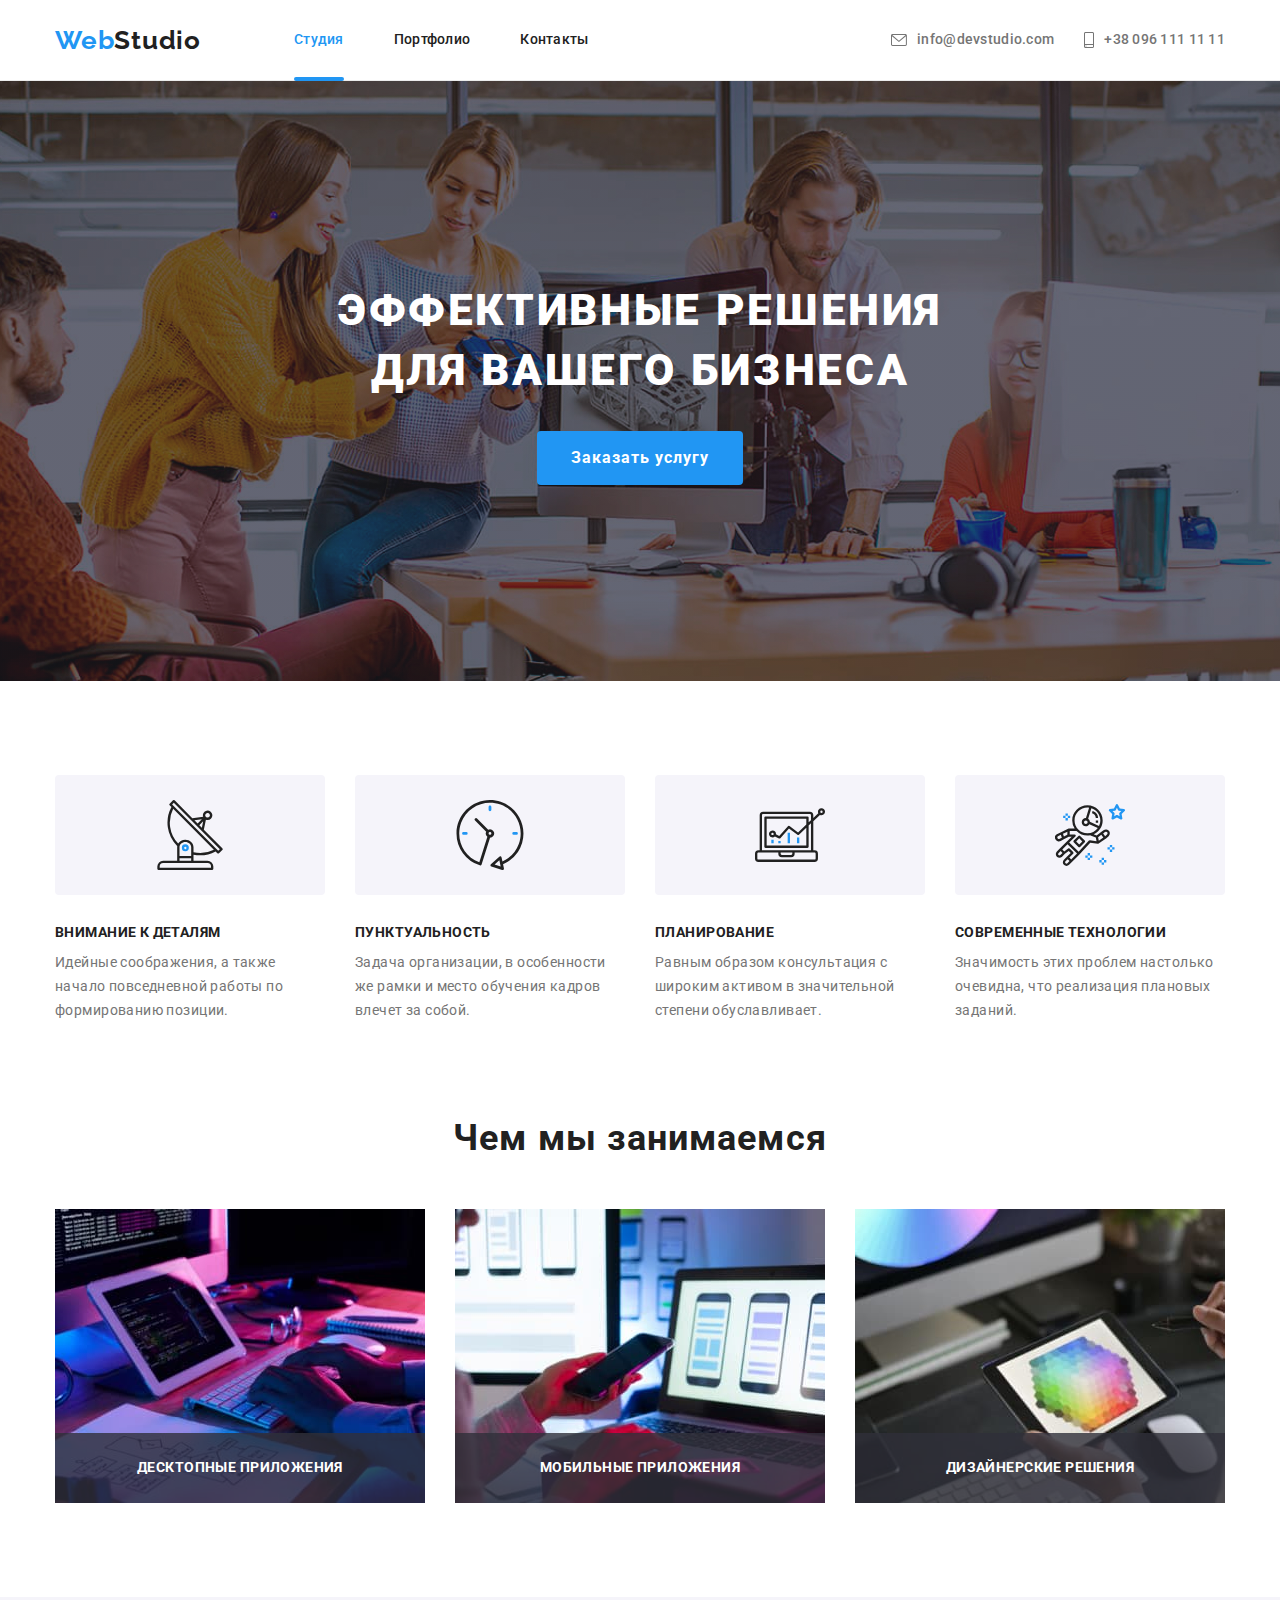
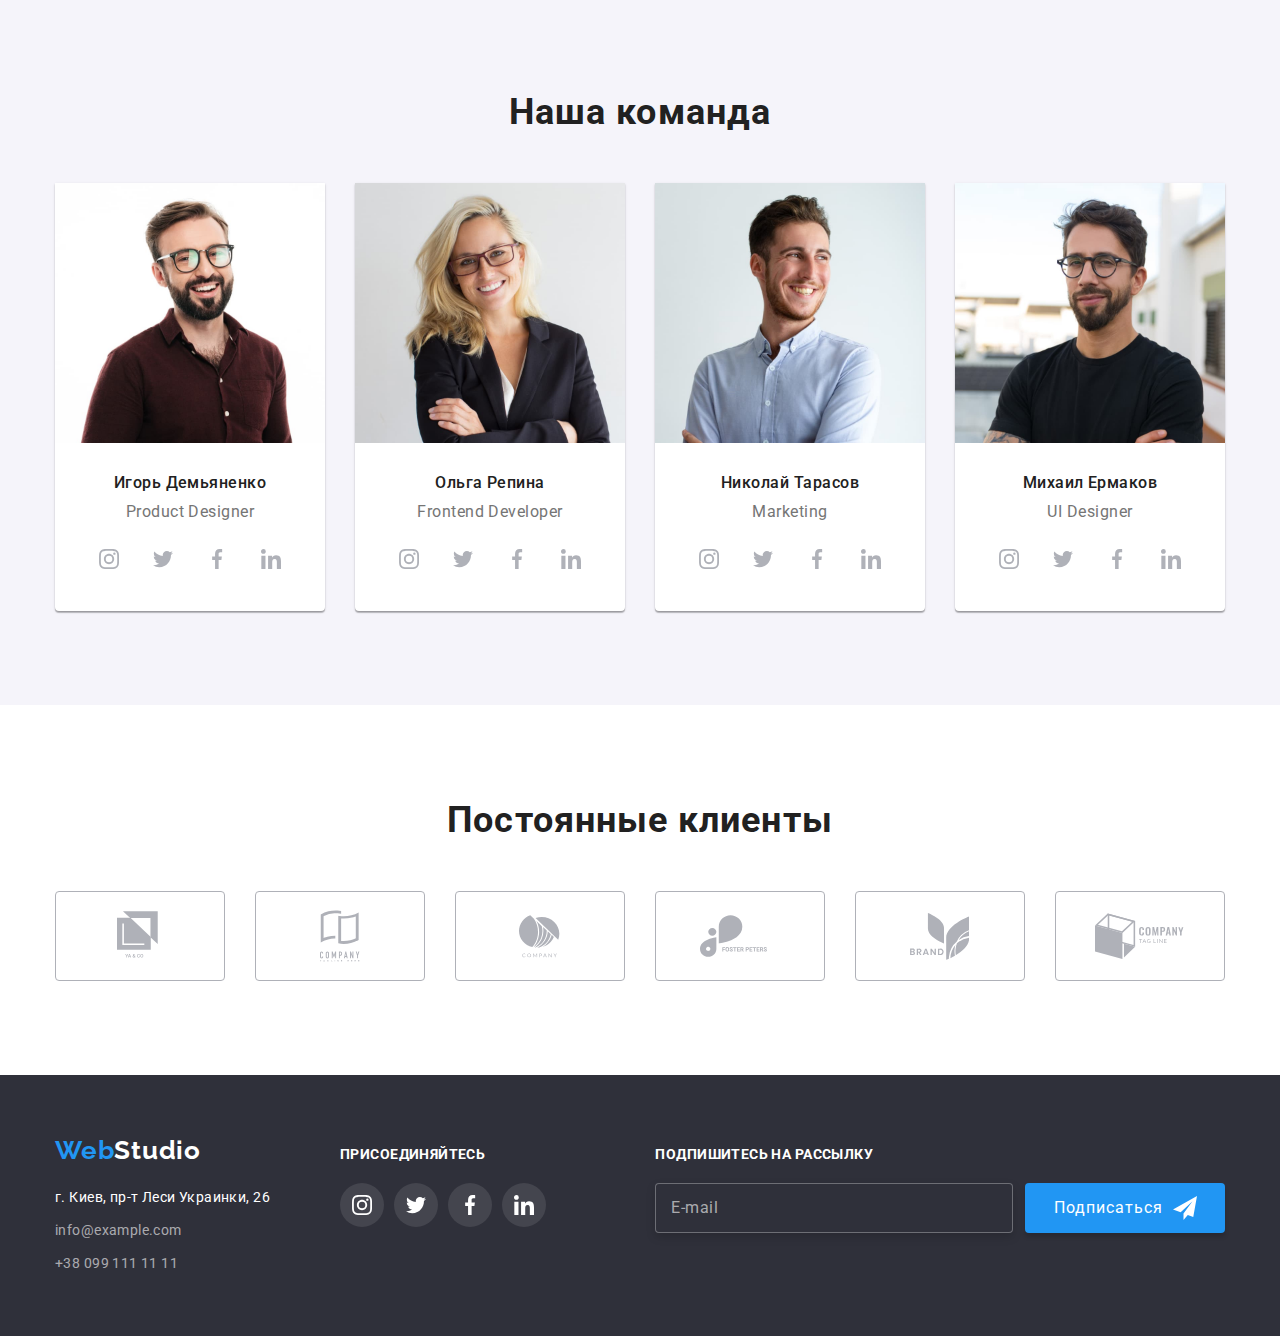
<file: index.html>
<!DOCTYPE html>
<html lang="ru">
  <head>
    <meta charset="UTF-8" />
    <meta name="viewport" content="width=device-width, initial-scale=1.0" />
    <meta name="description" content="Сайт WebStudio" />
    <title>WebStudio - Company Website</title>
    <link
      href="https://fonts.googleapis.com/css2?family=Raleway:wght@700&family=Roboto:wght@400;500;700;900&display=swap"
      rel="stylesheet"
    />
    <link
      rel="stylesheet"
      href="https://cdnjs.cloudflare.com/ajax/libs/modern-normalize/1.0.0/modern-normalize.min.css"
    />
    <link rel="stylesheet" href="./css/main.min.css" />
  </head>
  <body>
    <!-- !Шапка сайта -->
    <header class="header">
      <div class="container">
        <!-- Общий flex-контейнер для всего header -->
        <div class="header-flex">
          <nav class="nav">
            <!-- Логотип -->
            <a class="logo" href="./index.html"
              >Web<span class="logo__studio-black">Studio</span></a
            >

            <!-- Меню -->
            <ul class="nav__list">
              <li class="nav__list-item">
                <a href="./index.html" class="nav__link nav__link--active">Студия</a>
              </li>
              <li class="nav__list-item">
                <a href="./portfolio.html" class="nav__link">Портфолио</a>
              </li>
              <li class="nav__list-item">
                <a href="#" class="nav__link">Контакты</a>
              </li>
            </ul>
          </nav>

          <!-- Контакты - блок с емейлом и номером телефона -->
          <div class="contacts">
            <a class="contacts__link" href="mailto:info@devstudio.com">
              <svg class="contacts__icon" width="16" height="12">
                <use href="./images/symbols.svg#icon-envelope"></use>
              </svg>
              info@devstudio.com
            </a>

            <a class="contacts__link" href="tel:+380961111111">
              <svg class="contacts__icon" width="10" height="16">
                <use href="./images/symbols.svg#icon-tel"></use>
              </svg>
              +38 096 111 11 11
            </a>
          </div>
        </div>
      </div>
    </header>

    <!-- !Основной контент сайта -->
    <main>
      <!-- !Секция Герой -->
      <section class="hero">
        <div class="hero-container hero-container--size">
          <h1 class="hero__title">
            Эффективные решения <br />
            для вашего бизнеса
          </h1>

          <!-- Кнопка окрытия модального окна -->
          <button class="hero__open-btn" type="button" data-modal-open>Заказать услугу</button>

          <!-- Модальное окно -->
          <div class="backdrop is-hidden backdrop--pos-size" data-modal>
            <div class="modal modal--pos-size">
              <!-- Кнопка закрытия модального окна -->
              <button class="modal__closed-btn" type="button" data-modal-close>
                <svg class="modal__closed-svg" width="11" height="11">
                  <use href="./images/symbols.svg#icon-closed-pointer"></use>
                </svg>
              </button>

              <!-- Form на модалке -->
              <form class="form-field">
                <!-- Титул Модального окна -->
                <b class="form-field__title">Оставьте свои данные, мы вам перезвоним</b>

                <div class="form-block form-block--mb" role="group">
                  <label class="form-block__label" for="name">Имя</label>
                  <input
                    class="form-block__input"
                    type="text"
                    name="name"
                    id="name"
                    placeholder=" "
                  />
                  <svg class="form-block__svg" width="18" height="18">
                    <use href="./images/symbols.svg#icon-person-modal"></use>
                  </svg>
                </div>

                <div class="form-block form-block--mb" role="group">
                  <label class="form-block__label" for="tel">Телефон</label>
                  <input class="form-block__input" type="tel" name="tel" id="tel" placeholder=" " />
                  <svg class="form-block__svg" width="18" height="18">
                    <use href="./images/symbols.svg#icon-phone-modal"></use>
                  </svg>
                </div>

                <div class="form-block form-block--mb" role="group">
                  <label class="form-block__label" for="e-mail">Почта</label>
                  <input
                    class="form-block__input"
                    type="email"
                    name="email"
                    id="e-mail"
                    placeholder=" "
                  />
                  <svg class="form-block__svg" width="18" height="18">
                    <use href="./images/symbols.svg#icon-email-modal"></use>
                  </svg>
                </div>

                <!-- Поле textarea -->
                <div class="form-textarea form-textarea--mb" role="group">
                  <label class="form-textarea__label-comment" for="comment">Комментарий</label>
                  <textarea
                    class="form-textarea__textarea"
                    name="comment"
                    id="comment"
                    placeholder=" "
                  ></textarea>
                  <label class="form-textarea__label-placeholder" for="comment"
                    >Введите текст</label
                  >
                </div>

                <!-- Кастомный чекбокс -->
                <div class="form-policy form-policy--mb" role="group">
                  <label class="form-policy__label">
                    <input class="form-policy__checkbox" type="checkbox" name="policy" />
                    <span class="form-policy__icon-check"
                      >Соглашаюсь с рассылкой и принимаю &nbsp;
                      <a class="form-policy__contract-terms" href="#">Условия договора</a></span
                    >
                  </label>
                </div>

                <!-- Кнопка отправки формы -->
                <button class="btn-send btn-send--size" type="submit">Отправить</button>
              </form>
              <!--  -->
            </div>
          </div>
        </div>
      </section>
      <!-- !Наши преимущества -->
      <section class="advantages advantages--ptb">
        <div class="container">
          <!-- Данный Заголовок "h2" тут необязателен, но для семантики будет полезен. Скроем его. -->
          <h2 class="title-hidden">Наши преимущества</h2>

          <ul class="advantages-list">
            <li class="advantages-list__item">
              <div class="advantages-list__box">
                <svg width="70" height="70">
                  <use href="./images/symbols.svg#icon-antenna"></use>
                </svg>
              </div>
              <h3 class="advantages-list__title">Внимание к деталям</h3>
              <p class="advantages-list__text">
                Идейные соображения, а также начало повседневной работы по формированию позиции.
              </p>
            </li>
            <li class="advantages-list__item">
              <div class="advantages-list__box">
                <svg width="70" height="70">
                  <use href="./images/symbols.svg#icon-clock"></use>
                </svg>
              </div>
              <h3 class="advantages-list__title">Пунктуальность</h3>
              <p class="advantages-list__text">
                Задача организации, в особенности же рамки и место обучения кадров влечет за собой.
              </p>
            </li>
            <li class="advantages-list__item">
              <div class="advantages-list__box">
                <svg width="70" height="70">
                  <use href="./images/symbols.svg#icon-diagram"></use>
                </svg>
              </div>
              <h3 class="advantages-list__title">Планирование</h3>
              <p class="advantages-list__text">
                Равным образом консультация с широким активом в значительной степени обуславливает.
              </p>
            </li>
            <li class="advantages-list__item">
              <div class="advantages-list__box">
                <svg width="70" height="70">
                  <use href="./images/symbols.svg#icon-astronaut"></use>
                </svg>
              </div>
              <h3 class="advantages-list__title">Современные технологии</h3>
              <p class="advantages-list__text">
                Значимость этих проблем настолько очевидна, что реализация плановых заданий.
              </p>
            </li>
          </ul>
        </div>
      </section>

      <!-- !Чем мы занимаемся -->
      <section class="work work--pb">
        <div class="container">
          <h2 class="section-title section-title--mb">Чем мы занимаемся</h2>

          <ul class="work-list">
            <li class="work-list__item">
              <img
                src="./images/img_1.jpg"
                alt="Набор кода используя планшет"
                width="370"
                height="294"
              />

              <!-- *Блок для позиционирования -->
              <div class="work-list__position-block">
                <p class="work-list__position-text">Десктопные приложения</p>
              </div>
            </li>
            <li class="work-list__item">
              <img
                src="./images/img_2.jpg"
                alt="Макет дизайна рабочего стола мобильного телефона"
                width="370"
                height="294"
              />

              <!-- *Блок позиционирования -->
              <div class="work-list__position-block">
                <p class="work-list__position-text">Мобильные приложения</p>
              </div>
            </li>
            <li class="work-list__item">
              <img
                src="./images/img_3.jpg"
                alt="Цветовая палитра на экране планшета"
                width="370"
                height="294"
              />

              <!-- *Блок позиционирования -->
              <div class="work-list__position-block">
                <p class="work-list__position-text">Дизайнерские решения</p>
              </div>
            </li>
          </ul>
        </div>
      </section>

      <!-- !Секция команда -->
      <section class="team team--ptb">
        <div class="container">
          <h2 class="section-title section-title--mb">Наша команда</h2>

          <ul class="team-list">
            <li class="team-list__item">
              <img
                class="team-list__img"
                src="./images/photo_1.jpg"
                alt="Игорь Демьяненко"
                width="270"
                height="260"
              />
              <h3 class="team-list__title">Игорь Демьяненко</h3>
              <p class="team-list__text" lang="en">Product Designer</p>
              <div class="team-list__social-block">
                <a class="team-list__social-link" href="https://www.instagram.com">
                  <svg width="20" height="20">
                    <use href="./images/symbols.svg#icon-instagram"></use>
                  </svg>
                </a>
                <a class="team-list__social-link" href="https://twitter.com">
                  <svg width="20" height="20">
                    <use href="./images/symbols.svg#icon-twitter"></use>
                  </svg>
                </a>
                <a class="team-list__social-link" href="https://www.facebook.com">
                  <svg width="20" height="20">
                    <use href="./images/symbols.svg#icon-facebook"></use>
                  </svg>
                </a>
                <a class="team-list__social-link" href="https://www.linkedin.com">
                  <svg width="20" height="20">
                    <use href="./images/symbols.svg#icon-linkedin"></use>
                  </svg>
                </a>
              </div>
            </li>

            <li class="team-list__item">
              <img
                class="team-list__img"
                src="./images/photo_2.jpg"
                alt="Ольга Репина"
                width="270"
                height="260"
              />
              <h3 class="team-list__title">Ольга Репина</h3>
              <p class="team-list__text" lang="en">Frontend Developer</p>
              <div class="team-list__social-block">
                <a class="team-list__social-link" href="https://www.instagram.com">
                  <svg width="20" height="20">
                    <use href="./images/symbols.svg#icon-instagram"></use>
                  </svg>
                </a>
                <a class="team-list__social-link" href="https://twitter.com">
                  <svg width="20" height="20">
                    <use href="./images/symbols.svg#icon-twitter"></use>
                  </svg>
                </a>
                <a class="team-list__social-link" href="https://www.facebook.com">
                  <svg width="20" height="20">
                    <use href="./images/symbols.svg#icon-facebook"></use>
                  </svg>
                </a>
                <a class="team-list__social-link" href="https://www.linkedin.com">
                  <svg width="20" height="20">
                    <use href="./images/symbols.svg#icon-linkedin"></use>
                  </svg>
                </a>
              </div>
            </li>

            <li class="team-list__item">
              <img
                class="team-list__img"
                src="./images/photo_3.jpg"
                alt="Николай Тарасов"
                width="270"
                height="260"
              />
              <h3 class="team-list__title">Николай Тарасов</h3>
              <p class="team-list__text" lang="en">Marketing</p>
              <div class="team-list__social-block">
                <a class="team-list__social-link" href="https://www.instagram.com">
                  <svg width="20" height="20">
                    <use href="./images/symbols.svg#icon-instagram"></use>
                  </svg>
                </a>
                <a class="team-list__social-link" href="https://twitter.com">
                  <svg width="20" height="20">
                    <use href="./images/symbols.svg#icon-twitter"></use>
                  </svg>
                </a>
                <a class="team-list__social-link" href="https://www.facebook.com">
                  <svg width="20" height="20">
                    <use href="./images/symbols.svg#icon-facebook"></use>
                  </svg>
                </a>
                <a class="team-list__social-link" href="https://www.linkedin.com">
                  <svg width="20" height="20">
                    <use href="./images/symbols.svg#icon-linkedin"></use>
                  </svg>
                </a>
              </div>
            </li>

            <li class="team-list__item">
              <img
                class="team-list__img"
                src="./images/photo_4.jpg"
                alt="Михаил Ермаков"
                width="270"
                height="260"
              />
              <h3 class="team-list__title">Михаил Ермаков</h3>
              <p class="team-list__text" lang="en">UI Designer</p>
              <div class="team-list__social-block">
                <a class="team-list__social-link" href="https://www.instagram.com">
                  <svg width="20" height="20">
                    <use href="./images/symbols.svg#icon-instagram"></use>
                  </svg>
                </a>
                <a class="team-list__social-link" href="https://twitter.com">
                  <svg width="20" height="20">
                    <use href="./images/symbols.svg#icon-twitter"></use>
                  </svg>
                </a>
                <a class="team-list__social-link" href="https://www.facebook.com">
                  <svg width="20" height="20">
                    <use href="./images/symbols.svg#icon-facebook"></use>
                  </svg>
                </a>
                <a class="team-list__social-link" href="https://www.linkedin.com">
                  <svg width="20" height="20">
                    <use href="./images/symbols.svg#icon-linkedin"></use>
                  </svg>
                </a>
              </div>
            </li>
          </ul>
        </div>
      </section>

      <!-- !Постоянные клиенты -->
      <section class="clients clients--ptb">
        <div class="container">
          <h2 class="section-title section-title--mb">Постоянные клиенты</h2>

          <div class="clients-block">
            <a class="clients-block__link" href="#">
              <svg width="45" height="50">
                <use href="./images/symbols.svg#icon-logo-1"></use>
              </svg>
            </a>
            <a class="clients-block__link" href="#">
              <svg width="40" height="52">
                <use href="./images/symbols.svg#icon-logo-2"></use>
              </svg>
            </a>
            <a class="clients-block__link" href="#">
              <svg width="41" height="43">
                <use href="./images/symbols.svg#icon-logo-3"></use>
              </svg>
            </a>
            <a class="clients-block__link" href="#">
              <svg width="80" height="43">
                <use href="./images/symbols.svg#icon-logo-4"></use>
              </svg>
            </a>
            <a class="clients-block__link" href="#">
              <svg width="59" height="47">
                <use href="./images/symbols.svg#icon-logo-5"></use>
              </svg>
            </a>
            <a class="clients-block__link" href="#">
              <svg width="89" height="49">
                <use href="./images/symbols.svg#icon-logo-6"></use>
              </svg>
            </a>
          </div>
        </div>
      </section>
    </main>

    <!-- !Footer сайта -->
    <footer class="footer footer--ptb">
      <div class="container">
        <!-- Общий flex-контейнер для всего Footer -->
        <div class="footer-flex">
          <!-- блок Логотип + адрес + эмейл + телефон -->
          <div class="footer-address footer-address--box">
            <a href="./index.html" class="logo"
              >Web<span class="logo__studio-white">Studio</span></a
            >
            <address class="address address--box">
              <span class="address__map">г. Киев, пр-т Леси Украинки, 26</span> <br />
              <a class="address__link" href="mailto:info@example.com">info@example.com</a>
              <br />
              <a class="address__link" href="tel:+380991111111">+38 099 111 11 11</a> <br />
            </address>
          </div>

          <!-- блок "присоединяйтесь" к соц сетям -->
          <div class="footer-social">
            <b class="footer-title footer-title--mb">присоединяйтесь</b>
            <div class="social-block">
              <a class="social-block__social-link" href="https://www.instagram.com">
                <svg width="20" height="20">
                  <use href="./images/symbols.svg#icon-instagram"></use>
                </svg>
              </a>
              <a class="social-block__social-link" href="https://twitter.com">
                <svg width="20" height="20">
                  <use href="./images/symbols.svg#icon-twitter"></use>
                </svg>
              </a>
              <a class="social-block__social-link" href="https://www.facebook.com">
                <svg width="20" height="20">
                  <use href="./images/symbols.svg#icon-facebook"></use>
                </svg>
              </a>
              <a class="social-block__social-link" href="https://www.linkedin.com">
                <svg width="20" height="20">
                  <use href="./images/symbols.svg#icon-linkedin"></use>
                </svg>
              </a>
            </div>
          </div>

          <!-- Блок Подпишитесь на рассылку -->
          <div class="subscribe">
            <b class="footer-title footer-title--mb">Подпишитесь на рассылку</b>
            <!-- Форма отправки e-mail -->
            <form class="subscribe__form">
              <input
                class="subscribe__form-input"
                type="email"
                name="email"
                id="email"
                placeholder=" "
              />
              <label class="subscribe__form-label" for="email">E-mail</label>

              <!-- Кнопка "Подписаться" -->
              <button class="subscribe__form-btn" type="submit">
                Подписаться
                <svg class="subscribe__svg" width="24" height="24">
                  <use href="./images/symbols.svg#icon-send"></use>
                </svg>
              </button>
            </form>
          </div>
        </div>
      </div>
    </footer>

    <script src="./js/modal.js"></script>
  </body>
</html>
</file>
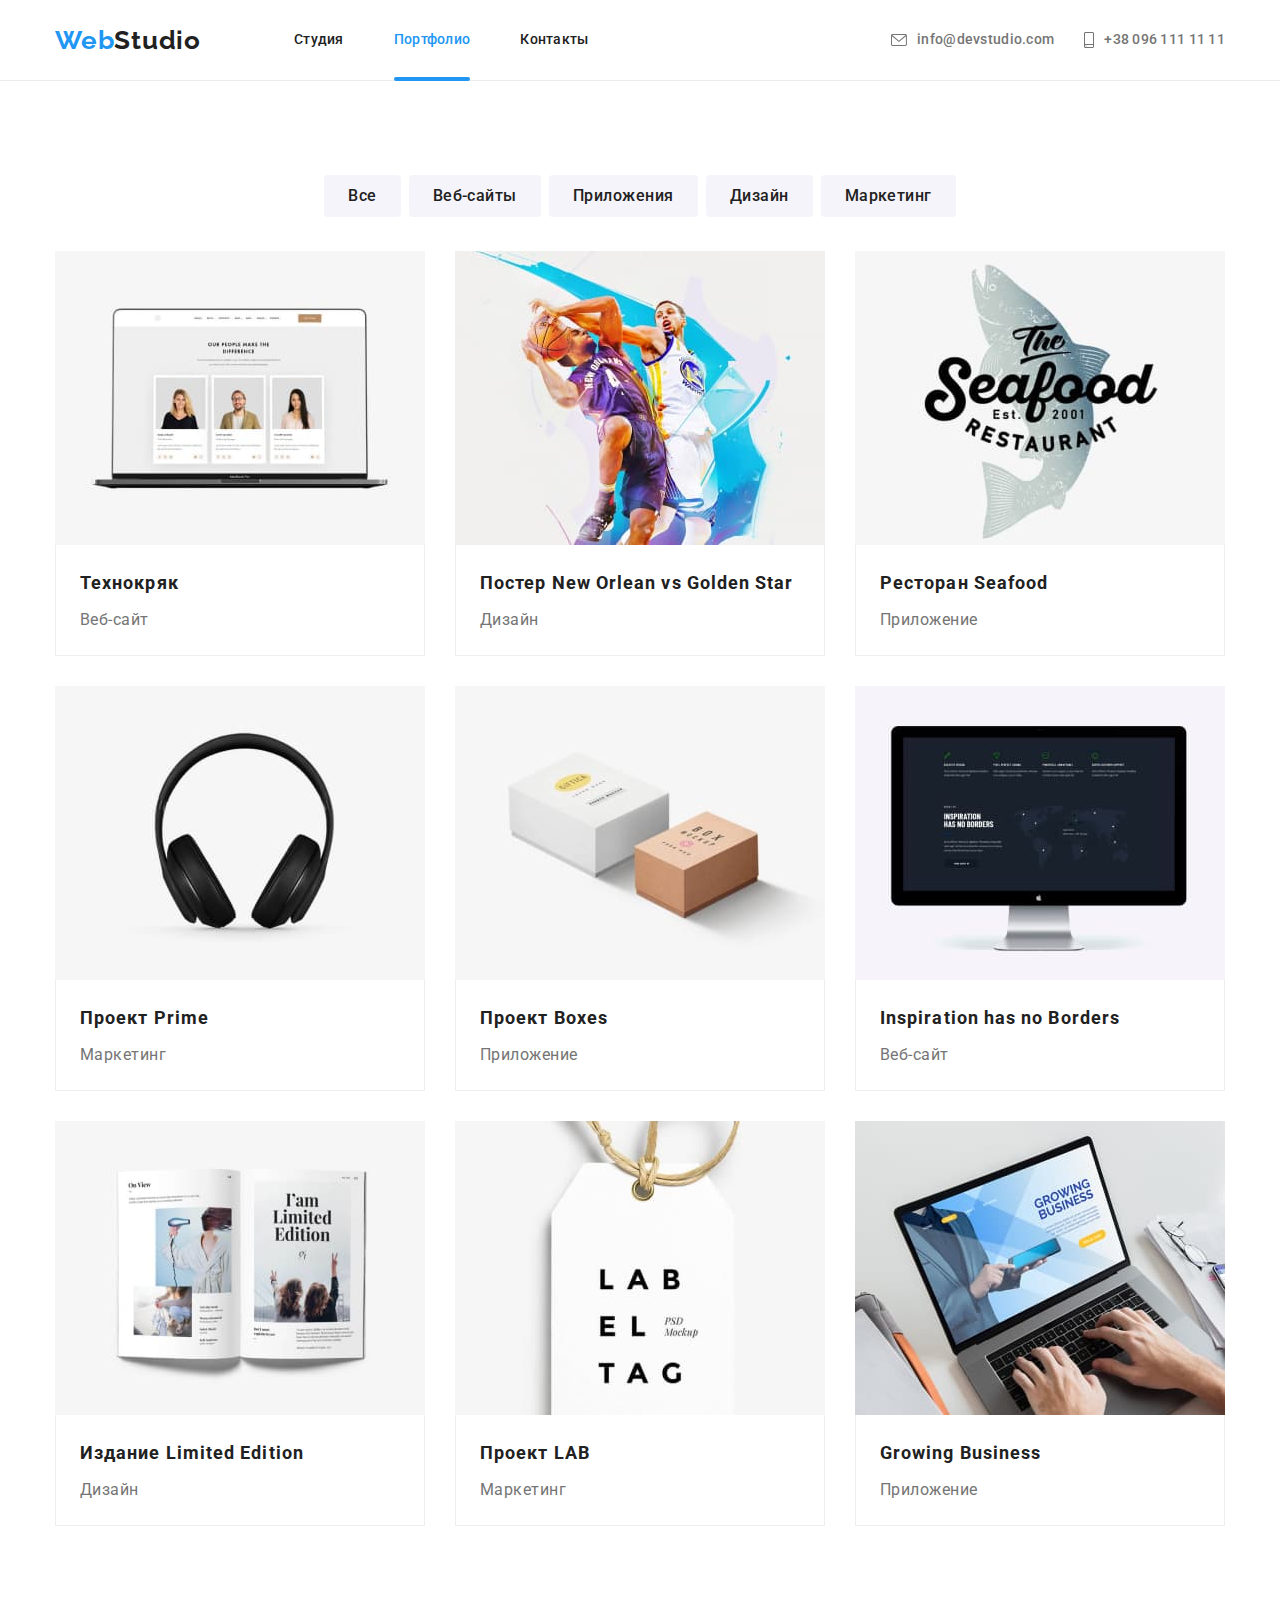
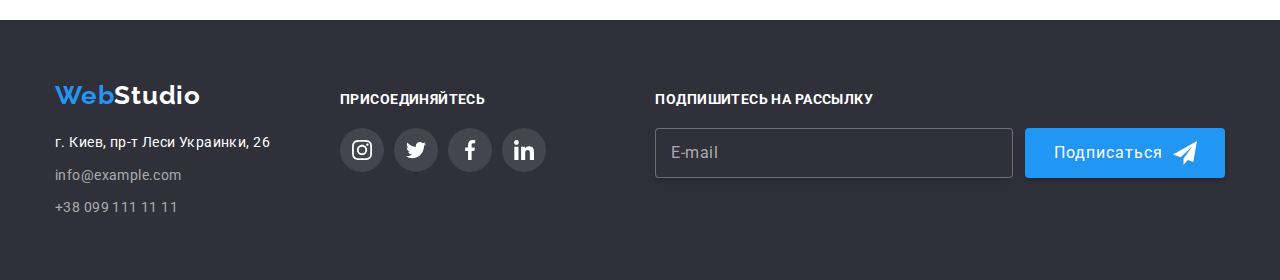
<file: portfolio.html>
<!DOCTYPE html>
<html lang="ru">
  <head>
    <meta charset="UTF-8" />
    <meta name="viewport" content="width=device-width, initial-scale=1.0" />
    <meta name="description" content="Сайт WebStudio" />
    <title>WebStudio portfolio</title>
    <link
      href="https://fonts.googleapis.com/css2?family=Raleway:wght@700&family=Roboto:wght@400;500;700;900&display=swap"
      rel="stylesheet"
    />
    <link
      rel="stylesheet"
      href="https://cdnjs.cloudflare.com/ajax/libs/modern-normalize/1.0.0/modern-normalize.min.css"
    />
    <link rel="stylesheet" href="./css/main.min.css" />
  </head>
  <body>
    <!-- Шапка сайта -->
    <header class="header">
      <div class="container">
        <!-- Общий flex-контейнер для всего header -->
        <div class="header-flex">
          <nav class="nav">
            <!-- Логотип -->
            <a class="logo" href="./index.html"
              >Web<span class="logo__studio-black">Studio</span></a
            >

            <!-- Меню -->
            <ul class="nav__list">
              <li class="nav__list-item">
                <a href="./index.html" class="nav__link">Студия</a>
              </li>
              <li class="nav__list-item">
                <a href="./portfolio.html" class="nav__link nav__link--active">Портфолио</a>
              </li>
              <li class="nav__list-item">
                <a href="#" class="nav__link">Контакты</a>
              </li>
            </ul>
          </nav>

          <!-- Контакты - блок с емейлом и номером телефона -->
          <div class="contacts">
            <a class="contacts__link" href="mailto:info@devstudio.com">
              <svg class="contacts__icon" width="16" height="12">
                <use href="./images/symbols.svg#icon-envelope"></use>
              </svg>
              info@devstudio.com
            </a>

            <a class="contacts__link" href="tel:+380961111111">
              <svg class="contacts__icon" width="10" height="16">
                <use href="./images/symbols.svg#icon-tel"></use>
              </svg>
              +38 096 111 11 11
            </a>
          </div>
        </div>
      </div>
    </header>

    <!-- Основной контент страницы Portfolia -->
    <main>
      <!-- Секция кнопок для фильтров -->
      <section class="works works--ptb">
        <div class="container">
          <h1 class="title-hidden">Страница примеров работ Вeбстудии</h1>

          <!-- Фильтры -->
          <ul class="filter filter--mp">
            <li class="filter__list">
              <button class="filter__button" type="button">Все</button>
            </li>
            <li class="filter__list">
              <button class="filter__button" type="button">Веб-сайты</button>
            </li>
            <li class="filter__list">
              <button class="filter__button" type="button">Приложения</button>
            </li>
            <li class="filter__list">
              <button class="filter__button" type="button">Дизайн</button>
            </li>
            <li class="filter__list">
              <button class="filter__button" type="button">Маркетинг</button>
            </li>
          </ul>

          <!-- Сетка работ -->
          <ul class="examples">
            <li class="examples__list">
              <a href="#" class="examples__link">
                <!-- Для позиционирования -->
                <div class="examples__position-box">
                  <!-- Прячущийся блок -->
                  <div class="examples__transormation-box">
                    <p class="examples__position-text">
                      Технокряк это современная площадка распространения коронавируса. Компании
                      используют эту платформу для цифрового шпионажа и атак на защищённые сервера
                      конкурентов.
                    </p>
                  </div>

                  <img
                    class="examples__img"
                    src="./images/images-portfolio/work1.jpg"
                    alt="Вебсайт с карточками людей"
                    width="370"
                    height="294"
                  />
                </div>

                <div class="examples__text-block">
                  <h2 class="examples__title">Технокряк</h2>
                  <p class="examples__text">Веб-сайт</p>
                </div>
              </a>
            </li>

            <li class="examples__list">
              <a href="#" class="examples__link">
                <!-- Для позиционирования -->
                <div class="examples__position-box">
                  <!-- Прячущийся блок -->
                  <div class="examples__transormation-box">
                    <p class="examples__position-text">
                      Технокряк это современная площадка распространения коронавируса. Компании
                      используют эту платформу для цифрового шпионажа и атак на защищённые сервера
                      конкурентов.
                    </p>
                  </div>

                  <img
                    class="examples__img"
                    src="./images/images-portfolio/work2.jpg"
                    alt="Постер команды НБА"
                    width="370"
                    height="294"
                  />
                </div>

                <div class="examples__text-block">
                  <h2 class="examples__title">Постер New Orlean vs Golden Star</h2>
                  <p class="examples__text">Дизайн</p>
                </div>
              </a>
            </li>

            <li class="examples__list">
              <a href="#" class="examples__link">
                <!-- Для позиционирования -->
                <div class="examples__position-box">
                  <!-- Прячущийся блок -->
                  <div class="examples__transormation-box">
                    <p class="examples__position-text">
                      Технокряк это современная площадка распространения коронавируса. Компании
                      используют эту платформу для цифрового шпионажа и атак на защищённые сервера
                      конкурентов.
                    </p>
                  </div>

                  <img
                    class="examples__img"
                    src="./images/images-portfolio/work3.jpg"
                    alt="Рыба - логотипа рыбного ресторана"
                    width="370"
                    height="294"
                  />
                </div>

                <div class="examples__text-block">
                  <h2 class="examples__title">Ресторан Seafood</h2>
                  <p class="examples__text">Приложение</p>
                </div>
              </a>
            </li>

            <li class="examples__list">
              <a href="#" class="examples__link">
                <!-- Для позиционирования -->
                <div class="examples__position-box">
                  <!-- Прячущийся блок -->
                  <div class="examples__transormation-box">
                    <p class="examples__position-text">
                      Технокряк это современная площадка распространения коронавируса. Компании
                      используют эту платформу для цифрового шпионажа и атак на защищённые сервера
                      конкурентов.
                    </p>
                  </div>

                  <img
                    class="examples__img"
                    src="./images/images-portfolio/work4.jpg"
                    alt="Накладные наушники"
                    width="370"
                    height="294"
                  />
                </div>
                <div class="examples__text-block">
                  <h2 class="examples__title">Проект Prime</h2>
                  <p class="examples__text">Маркетинг</p>
                </div>
              </a>
            </li>

            <li class="examples__list">
              <a href="#" class="examples__link">
                <!-- Для позиционирования -->
                <div class="examples__position-box">
                  <!-- Прячущийся блок -->
                  <div class="examples__transormation-box">
                    <p class="examples__position-text">
                      Технокряк это современная площадка распространения коронавируса. Компании
                      используют эту платформу для цифрового шпионажа и атак на защищённые сервера
                      конкурентов.
                    </p>
                  </div>
                  <img
                    class="examples__img"
                    src="./images/images-portfolio/work5.jpg"
                    alt="Две картонные коробки"
                    width="370"
                    height="294"
                  />
                </div>
                <div class="examples__text-block">
                  <h2 class="examples__title">Проект Boxes</h2>
                  <p class="examples__text">Приложение</p>
                </div>
              </a>
            </li>

            <li class="examples__list">
              <a href="#" class="examples__link">
                <!-- Для позиционирования -->
                <div class="examples__position-box">
                  <!-- Прячущийся блок -->
                  <div class="examples__transormation-box">
                    <p class="examples__position-text">
                      Технокряк это современная площадка распространения коронавируса. Компании
                      используют эту платформу для цифрового шпионажа и атак на защищённые сервера
                      конкурентов.
                    </p>
                  </div>
                  <img
                    class="examples__img"
                    src="./images/images-portfolio/work6.jpg"
                    alt="Аймак"
                    width="370"
                    height="294"
                  />
                </div>
                <div class="examples__text-block">
                  <h2 class="examples__title">Inspiration has no Borders</h2>
                  <p class="examples__text">Веб-сайт</p>
                </div>
              </a>
            </li>

            <li class="examples__list">
              <a href="#" class="examples__link">
                <!-- Для позиционирования -->
                <div class="examples__position-box">
                  <!-- Прячущийся блок -->
                  <div class="examples__transormation-box">
                    <p class="examples__position-text">
                      Технокряк это современная площадка распространения коронавируса. Компании
                      используют эту платформу для цифрового шпионажа и атак на защищённые сервера
                      конкурентов.
                    </p>
                  </div>
                  <img
                    class="examples__img"
                    src="./images/images-portfolio/work7.jpg"
                    alt="Разворот глянцевого журнала"
                    width="370"
                    height="294"
                  />
                </div>
                <div class="examples__text-block">
                  <h2 class="examples__title">Издание Limited Edition</h2>
                  <p class="examples__text">Дизайн</p>
                </div>
              </a>
            </li>

            <li class="examples__list">
              <a href="#" class="examples__link">
                <!-- Для позиционирования -->
                <div class="examples__position-box">
                  <!-- Прячущийся блок -->
                  <div class="examples__transormation-box">
                    <p class="examples__position-text">
                      Технокряк это современная площадка распространения коронавируса. Компании
                      используют эту платформу для цифрового шпионажа и атак на защищённые сервера
                      конкурентов.
                    </p>
                  </div>
                  <img
                    class="examples__img"
                    src="./images/images-portfolio/work8.jpg"
                    alt="Рекламная бирка"
                    width="370"
                    height="294"
                  />
                </div>
                <div class="examples__text-block">
                  <h2 class="examples__title">Проект LAB</h2>
                  <p class="examples__text">Маркетинг</p>
                </div>
              </a>
            </li>

            <li class="examples__list">
              <a href="#" class="examples__link">
                <!-- Для позиционирования -->
                <div class="examples__position-box">
                  <!-- Прячущийся блок -->
                  <div class="examples__transormation-box">
                    <p class="examples__position-text">
                      Технокряк это современная площадка распространения коронавируса. Компании
                      используют эту платформу для цифрового шпионажа и атак на защищённые сервера
                      конкурентов.
                    </p>
                  </div>
                  <img
                    class="examples__img"
                    src="./images/images-portfolio/work9.jpg"
                    alt="Макбук Про"
                    width="370"
                    height="294"
                  />
                </div>
                <div class="examples__text-block">
                  <h2 class="examples__title">Growing Business</h2>
                  <p class="examples__text">Приложение</p>
                </div>
              </a>
            </li>
          </ul>
        </div>
      </section>
    </main>

    <!-- футер сайта -->
    <footer class="footer footer--ptb">
      <div class="container">
        <!-- Общий flex-контейнер для всего Footer -->
        <div class="footer-flex">
          <!-- блок Логотип + адрес + эмейл + телефон -->
          <div class="footer-address footer-address--box">
            <a href="./index.html" class="logo"
              >Web<span class="logo__studio-white">Studio</span></a
            >
            <address class="address address--box">
              <span class="address__map">г. Киев, пр-т Леси Украинки, 26</span> <br />
              <a class="address__link" href="mailto:info@example.com">info@example.com</a>
              <br />
              <a class="address__link" href="tel:+380991111111">+38 099 111 11 11</a> <br />
            </address>
          </div>

          <!-- блок "присоединяйтесь" к соц сетям -->
          <div class="footer-social">
            <b class="footer-title footer-title--mb">присоединяйтесь</b>
            <div class="social-block">
              <a class="social-block__social-link" href="https://www.instagram.com">
                <svg width="20" height="20">
                  <use href="./images/symbols.svg#icon-instagram"></use>
                </svg>
              </a>
              <a class="social-block__social-link" href="https://twitter.com">
                <svg width="20" height="20">
                  <use href="./images/symbols.svg#icon-twitter"></use>
                </svg>
              </a>
              <a class="social-block__social-link" href="https://www.facebook.com">
                <svg width="20" height="20">
                  <use href="./images/symbols.svg#icon-facebook"></use>
                </svg>
              </a>
              <a class="social-block__social-link" href="https://www.linkedin.com">
                <svg width="20" height="20">
                  <use href="./images/symbols.svg#icon-linkedin"></use>
                </svg>
              </a>
            </div>
          </div>

          <!-- Блок Подпишитесь на рассылку -->
          <div class="subscribe">
            <b class="footer-title footer-title--mb">Подпишитесь на рассылку</b>
            <!-- Форма отправки e-mail -->
            <form class="subscribe__form">
              <input
                class="subscribe__form-input"
                type="email"
                name="email"
                id="email"
                placeholder=" "
              />
              <label class="subscribe__form-label" for="email">E-mail</label>

              <!-- Кнопка "Подписаться" -->
              <button class="subscribe__form-btn" type="submit">
                Подписаться
                <svg class="subscribe__svg" width="24" height="24">
                  <use href="./images/symbols.svg#icon-send"></use>
                </svg>
              </button>
            </form>
          </div>
        </div>
      </div>
    </footer>
  </body>
</html>
</file>
<file: css/main.min.css>
.form-textarea__textarea:focus+.form-textarea__label-placeholder,.form-textarea__textarea:not(:placeholder-shown)+.form-textarea__label-placeholder,.form-policy__checkbox,.title-hidden,.subscribe__form-input:focus+.subscribe__form-label,.subscribe__form-input:not(:placeholder-shown)+.subscribe__form-label{position:absolute;width:1px;height:1px;margin:-1px;border:0;padding:0;clip:rect(0 0 0 0);overflow:hidden}.advantages-list,.work-list,.team-list,.examples{margin:0;padding:0;list-style:none}.form-policy,.form-policy__label,.advantages-list__box,.work-list__position-block,.team-list__social-block,.team-list__social-link,.clients-block__link,.social-block,.social-block__social-link{display:-webkit-box;display:-ms-flexbox;display:flex;-webkit-box-orient:horizontal;-webkit-box-direction:normal;-ms-flex-direction:row;flex-direction:row;-webkit-box-align:center;-ms-flex-align:center;align-items:center;-webkit-box-pack:center;-ms-flex-pack:center;justify-content:center}body{font-family:Roboto,sans-serif}h2,h3{color:#212121}img{display:block}.container{width:1200px;margin-left:auto;margin-right:auto;padding-left:15px;padding-right:15px}.section-title{text-align:center;font-weight:700;font-size:36px;line-height:1.17;letter-spacing:0.03em;color:#212121}.section-title--mb{margin-bottom:50px;margin-top:0}.header{border-bottom:1px solid #ececec;background:#fff}.header-flex{display:-webkit-box;display:-ms-flexbox;display:flex;-webkit-box-align:center;-ms-flex-align:center;align-items:center}.nav{display:-webkit-box;display:-ms-flexbox;display:flex;-webkit-box-align:center;-ms-flex-align:center;align-items:center}.logo{font-family:Raleway,sans-serif;font-weight:700;font-size:26px;line-height:1.19;letter-spacing:0.03em;text-decoration:none;color:#2196f3}.logo__studio-black{color:#212121}.nav__list{display:-webkit-box;display:-ms-flexbox;display:flex;margin-top:0;margin-bottom:0;margin-left:93px;margin-right:0;padding:0;font-weight:500;font-size:14px;line-height:1.14;letter-spacing:0.02em;list-style:none}.nav__list-item:not(:last-child){margin-right:50px}.nav__link{position:relative;display:block;padding-top:32px;padding-bottom:32px;color:#212121;text-decoration:none;-webkit-transition:color 250ms cubic-bezier(0.4, 0, 0.2, 1);transition:color 250ms cubic-bezier(0.4, 0, 0.2, 1)}.nav__link:hover,.nav__link:focus{color:#2196f3}.nav__link--active{color:#2196f3}.nav__link--active:after{position:absolute;bottom:-1px;left:0;display:block;content:'';height:4px;width:100%;border-radius:2px;background:#2196f3}.contacts{margin-left:auto;display:-webkit-box;display:-ms-flexbox;display:flex;-webkit-box-align:center;-ms-flex-align:center;align-items:center}.contacts__link{display:-webkit-inline-box;display:-ms-inline-flexbox;display:inline-flex;-webkit-box-align:center;-ms-flex-align:center;align-items:center;padding-top:32px;padding-bottom:32px;color:#757575;font-weight:500;font-size:14px;line-height:1.14;letter-spacing:0.02em;text-decoration:none;fill:#757575;-webkit-transition:color 250ms cubic-bezier(0.4, 0, 0.2, 1),fill 250ms cubic-bezier(0.4, 0, 0.2, 1);transition:color 250ms cubic-bezier(0.4, 0, 0.2, 1),fill 250ms cubic-bezier(0.4, 0, 0.2, 1)}.contacts__link:not(:last-child){margin-right:30px}.contacts__link:hover,.contacts__link:focus{color:#2196f3;fill:#2196f3}.contacts__icon{margin-right:10px}.hero{text-align:center}.hero-container{background-color:#2f303a;background-image:-webkit-gradient(linear, left top, right top, from(rgba(47,48,58,0.4)), to(rgba(47,48,58,0.4))),url("../images/main-bg.jpg");background-image:linear-gradient(to right, rgba(47,48,58,0.4), rgba(47,48,58,0.4)),url("../images/main-bg.jpg");background-position:center}.hero-container--size{max-width:1600px;height:600px;margin-left:auto;margin-right:auto;padding-top:200px}.hero__title{margin-top:0;margin-bottom:30px;font-weight:900;font-size:44px;line-height:1.36;letter-spacing:0.06em;text-transform:uppercase;color:#fff}.hero__open-btn{display:inline-block;padding-top:10px;padding-bottom:10px;padding-right:32px;padding-left:32px;border-color:transparent;border-radius:4px;background-color:#2196f3;color:#fff;font-weight:700;font-size:16px;line-height:1.87;letter-spacing:0.06em;text-decoration:none}.backdrop{background:rgba(0,0,0,0.2);opacity:1;-webkit-transition:opacity 250ms cubic-bezier(0.4, 0, 0.2, 1);transition:opacity 250ms cubic-bezier(0.4, 0, 0.2, 1)}.backdrop--pos-size{position:fixed;top:0;left:0;width:100%;height:100%;z-index:100}.backdrop.is-hidden{opacity:0;pointer-events:none}.backdrop.is-hidden .modal{-webkit-transform:translate(-50%, -50%) scale(1.2);transform:translate(-50%, -50%) scale(1.2)}.modal{background:#fff;-webkit-box-shadow:0px 1px 3px rgba(0,0,0,0.12),0px 1px 1px rgba(0,0,0,0.14),0px 2px 1px rgba(0,0,0,0.2);box-shadow:0px 1px 3px rgba(0,0,0,0.12),0px 1px 1px rgba(0,0,0,0.14),0px 2px 1px rgba(0,0,0,0.2);border-radius:4px;-webkit-transition:-webkit-transform 250ms cubic-bezier(0.4, 0, 0.2, 1);transition:-webkit-transform 250ms cubic-bezier(0.4, 0, 0.2, 1);transition:transform 250ms cubic-bezier(0.4, 0, 0.2, 1);transition:transform 250ms cubic-bezier(0.4, 0, 0.2, 1), -webkit-transform 250ms cubic-bezier(0.4, 0, 0.2, 1)}.modal--pos-size{position:absolute;top:50%;left:50%;-webkit-transform:translate(-50%, -50%) scale(1);transform:translate(-50%, -50%) scale(1);width:528px;height:581px;padding-top:40px;padding-left:40px;padding-right:40px}.modal__closed-btn{position:absolute;top:8px;right:8px;width:30px;height:30px;border-radius:50%;border:1px solid rgba(0,0,0,0.1);background:#fff}.modal__closed-btn:hover .modal__closed-svg,.modal__closed-btn:focus .modal__closed-svg{fill:#2196f3}.modal__closed-svg{position:absolute;top:50%;left:50%;-webkit-transform:translate(-50%, -50%);transform:translate(-50%, -50%);-webkit-transition:fill 250ms cubic-bezier(0.4, 0, 0.2, 1);transition:fill 250ms cubic-bezier(0.4, 0, 0.2, 1)}.form-field__title{display:block;margin-bottom:12px;font-weight:700;font-size:20px;line-height:1.15;letter-spacing:0.03em;color:#212121}.form-block{position:relative;display:-webkit-box;display:-ms-flexbox;display:flex;-webkit-box-orient:vertical;-webkit-box-direction:normal;-ms-flex-direction:column;flex-direction:column;-webkit-box-align:start;-ms-flex-align:start;align-items:flex-start}.form-block--mb{margin-bottom:10px}.form-textarea{position:relative;display:-webkit-box;display:-ms-flexbox;display:flex;-webkit-box-orient:vertical;-webkit-box-direction:normal;-ms-flex-direction:column;flex-direction:column;-webkit-box-align:start;-ms-flex-align:start;align-items:flex-start}.form-textarea--mb{margin-bottom:20px}.form-block__label,.form-textarea__label-comment{margin-top:0;margin-bottom:4px;font-weight:400;font-size:12px;line-height:1.16;letter-spacing:0.01em;color:#757575}.form-block__input{width:100%;padding-top:11px;padding-bottom:11px;padding-left:42px;padding-right:42px;border:1px solid rgba(33,33,33,0.2);-webkit-box-sizing:border-box;box-sizing:border-box;border-radius:4px}.form-block__input:focus,.form-block__input:not(:placeholder-shown){outline:none;border-color:#2196f3}.form-block__input:focus+.form-block__svg,.form-block__input:not(:placeholder-shown)+.form-block__svg{fill:#2196f3}.form-block__svg{position:absolute;top:50%;left:12px;pointer-events:none}.form-textarea__textarea{resize:none;width:100%;height:120px;padding-top:12px;padding-bottom:12px;padding-left:16px;padding-right:16px;border:1px solid rgba(33,33,33,0.2);-webkit-box-sizing:border-box;box-sizing:border-box;border-radius:4px}.form-textarea__textarea:focus,.form-textarea__textarea:not(:placeholder-shown){outline:none;border-color:#2196f3}.form-textarea__label-placeholder{position:absolute;top:32px;left:17px;font-weight:400;font-size:14px;line-height:1.14;letter-spacing:0.01em;color:rgba(117,117,117,0.5)}.form-policy--mb{margin-bottom:30px}.form-policy__checkbox:focus+.form-policy__icon-check::before,.form-policy__checkbox:hover+.form-policy__icon-check::before{border-color:#2196f3}.form-policy__checkbox:checked+.form-policy__icon-check::before{background-color:#2196f3;background-image:url("../images/icon-check.svg");background-size:contain;border-color:transparent;background-origin:border-box}.form-policy__icon-check{display:-webkit-box;display:-ms-flexbox;display:flex;-webkit-box-align:center;-ms-flex-align:center;align-items:center;font-weight:400;font-size:14px;line-height:1.71;letter-spacing:0.03em;color:#757575}.form-policy__icon-check::before{display:inline-block;content:'';width:16px;height:15px;margin-right:8px;border:2px solid #212121;border-radius:2px;-webkit-transition:all 250ms cubic-bezier(0.4, 0, 0.2, 1);transition:all 250ms cubic-bezier(0.4, 0, 0.2, 1)}.form-policy__contract-terms{color:#2196f3}.btn-send{font-weight:700;font-size:16px;line-height:1.87;letter-spacing:0.06em;border:none;background:#2196f3;-webkit-box-shadow:0px 4px 4px rgba(0,0,0,0.15);box-shadow:0px 4px 4px rgba(0,0,0,0.15);border-radius:4px;color:#fff}.btn-send--size{padding-top:10px;padding-bottom:10px;padding-left:56px;padding-right:55px}.advantages--ptb{padding-top:94px;padding-bottom:94px}.advantages-list{display:-webkit-box;display:-ms-flexbox;display:flex;-ms-flex-wrap:wrap;flex-wrap:wrap}.advantages-list__item{width:calc((100% - 90px) / 4)}.advantages-list__item:not(:nth-child(4n)){margin-right:30px}.advantages-list__box{width:270px;height:120px;margin-bottom:30px;border-radius:4px;background:#f5f4fa}.advantages-list__title{margin-top:0;margin-bottom:10px;font-weight:700;font-size:14px;line-height:1.14;letter-spacing:0.03em;text-transform:uppercase}.advantages-list__text{margin:0;font-weight:400;font-size:14px;line-height:1.71;letter-spacing:0.03em;color:#757575}.work--pb{padding-bottom:94px}.work-list{display:-webkit-box;display:-ms-flexbox;display:flex;-ms-flex-wrap:wrap;flex-wrap:wrap}.work-list__item{position:relative;width:calc((100% - 60px) / 3)}.work-list__item:not(:nth-child(3n)){margin-right:30px}.work-list__position-block{position:absolute;bottom:0;left:0;padding-top:27px;padding-bottom:27px;width:100%;background:rgba(47,48,58,0.8)}.work-list__position-text{margin:0;font-family:Roboto,sans-serif;font-weight:700;font-size:14px;line-height:1.14;letter-spacing:0.03em;text-transform:uppercase;color:#fff}.team{background:#f5f4fa}.team--ptb{padding-top:94px;padding-bottom:94px}.team-list{display:-webkit-box;display:-ms-flexbox;display:flex;-ms-flex-wrap:wrap;flex-wrap:wrap}.team-list__item{width:calc((100% - 90px) / 4);padding-bottom:30px;background:#fff;border-radius:0px 0px 4px 4px;-webkit-box-shadow:0px 1px 3px rgba(0,0,0,0.12),0px 1px 1px rgba(0,0,0,0.14),0px 2px 1px rgba(0,0,0,0.2);box-shadow:0px 1px 3px rgba(0,0,0,0.12),0px 1px 1px rgba(0,0,0,0.14),0px 2px 1px rgba(0,0,0,0.2)}.team-list__item:not(:nth-child(4n)){margin-right:30px}.team-list__img{margin-bottom:30px}.team-list__title{margin-top:0;margin-bottom:10px;margin-left:0;margin-right:0;text-align:center;font-weight:500;font-size:16px;line-height:1.19;letter-spacing:0.03em}.team-list__text{margin-top:0;margin-bottom:16px;margin-left:0;margin-right:0;text-align:center;color:#757575;font-weight:400;font-size:16px;line-height:1.19;letter-spacing:0.03em}.team-list__social-block{list-style:none}.team-list__social-link{width:44px;height:44px;fill:#afb1b8;-webkit-transition:fill 250ms cubic-bezier(0.4, 0, 0.2, 1),background-color 250ms cubic-bezier(0.4, 0, 0.2, 1),border-radius 250ms cubic-bezier(0.4, 0, 0.2, 1);transition:fill 250ms cubic-bezier(0.4, 0, 0.2, 1),background-color 250ms cubic-bezier(0.4, 0, 0.2, 1),border-radius 250ms cubic-bezier(0.4, 0, 0.2, 1)}.team-list__social-link:not(:last-child){margin-right:10px}.team-list__social-link:hover,.team-list__social-link:focus{fill:#fff;background-color:#2196f3;border-radius:50%}.clients--ptb{padding-top:94px;padding-bottom:94px}.clients-block{display:-webkit-box;display:-ms-flexbox;display:flex}.clients-block__link{width:calc((100% - 150px) / 6);height:90px;text-decoration:none;border:1px solid #afb1b8;border-radius:4px;fill:#afb1b8;-webkit-transition:border-color 250ms cubic-bezier(0.4, 0, 0.2, 1),fill 250ms cubic-bezier(0.4, 0, 0.2, 1);transition:border-color 250ms cubic-bezier(0.4, 0, 0.2, 1),fill 250ms cubic-bezier(0.4, 0, 0.2, 1)}.clients-block__link:not(:last-child){margin-right:30px}.clients-block__link:hover,.clients-block__link:focus{border-color:#2196f3;fill:#2196f3}.works--ptb{padding-top:94px;padding-bottom:94px}.filter{display:-webkit-box;display:-ms-flexbox;display:flex;-webkit-box-pack:center;-ms-flex-pack:center;justify-content:center;list-style:none}.filter--mp{margin-top:0;margin-bottom:34px;margin-left:0;margin-right:0;padding:0}.filter__list:not(:last-child){margin-right:8px}.filter__button{padding:6px 22px;border-radius:4px;text-decoration:none;font-weight:500;font-size:16px;line-height:1.62;letter-spacing:0.03em;background-color:#f5f4fa;color:#212121;border-color:transparent;-webkit-transition:background-color 250ms cubic-bezier(0.4, 0, 0.2, 1),color 250ms cubic-bezier(0.4, 0, 0.2, 1),border-color 250ms cubic-bezier(0.4, 0, 0.2, 1),-webkit-box-shadow 250ms cubic-bezier(0.4, 0, 0.2, 1);transition:background-color 250ms cubic-bezier(0.4, 0, 0.2, 1),color 250ms cubic-bezier(0.4, 0, 0.2, 1),border-color 250ms cubic-bezier(0.4, 0, 0.2, 1),-webkit-box-shadow 250ms cubic-bezier(0.4, 0, 0.2, 1);transition:background-color 250ms cubic-bezier(0.4, 0, 0.2, 1),color 250ms cubic-bezier(0.4, 0, 0.2, 1),border-color 250ms cubic-bezier(0.4, 0, 0.2, 1),box-shadow 250ms cubic-bezier(0.4, 0, 0.2, 1);transition:background-color 250ms cubic-bezier(0.4, 0, 0.2, 1),color 250ms cubic-bezier(0.4, 0, 0.2, 1),border-color 250ms cubic-bezier(0.4, 0, 0.2, 1),box-shadow 250ms cubic-bezier(0.4, 0, 0.2, 1),-webkit-box-shadow 250ms cubic-bezier(0.4, 0, 0.2, 1)}.filter__button:hover,.filter__button:focus{background-color:#2196f3;color:#fff;border-color:transparent;-webkit-box-shadow:0px 3px 1px rgba(0,0,0,0.1),0px 1px 2px rgba(0,0,0,0.08),0px 2px 2px rgba(0,0,0,0.12);box-shadow:0px 3px 1px rgba(0,0,0,0.1),0px 1px 2px rgba(0,0,0,0.08),0px 2px 2px rgba(0,0,0,0.12)}.examples{display:-webkit-box;display:-ms-flexbox;display:flex;-ms-flex-wrap:wrap;flex-wrap:wrap}.examples__list{width:calc((100% - 60px) / 3);background:#fff;-webkit-transition:-webkit-box-shadow 250ms cubic-bezier(0.4, 0, 0.2, 1);transition:-webkit-box-shadow 250ms cubic-bezier(0.4, 0, 0.2, 1);transition:box-shadow 250ms cubic-bezier(0.4, 0, 0.2, 1);transition:box-shadow 250ms cubic-bezier(0.4, 0, 0.2, 1), -webkit-box-shadow 250ms cubic-bezier(0.4, 0, 0.2, 1)}.examples__list:not(:nth-child(3n)){margin-right:30px}.examples__list:not(:nth-last-child(-n+3)){margin-bottom:30px}.examples__list:hover,.examples__list:focus{-webkit-box-shadow:0px 1px 1px rgba(0,0,0,0.12),0px 4px 4px rgba(0,0,0,0.06),1px 4px 6px rgba(0,0,0,0.16);box-shadow:0px 1px 1px rgba(0,0,0,0.12),0px 4px 4px rgba(0,0,0,0.06),1px 4px 6px rgba(0,0,0,0.16)}.examples__position-box{position:relative;overflow:hidden}.examples__transormation-box{position:absolute;top:0;left:0;-webkit-transform:translateY(100%);transform:translateY(100%);padding-top:63px;padding-bottom:63px;padding-left:24px;padding-right:24px;height:294px;width:100%;background:rgba(33,150,243,0.9);-webkit-transition:-webkit-transform 250ms cubic-bezier(0.4, 0, 0.2, 1);transition:-webkit-transform 250ms cubic-bezier(0.4, 0, 0.2, 1);transition:transform 250ms cubic-bezier(0.4, 0, 0.2, 1);transition:transform 250ms cubic-bezier(0.4, 0, 0.2, 1), -webkit-transform 250ms cubic-bezier(0.4, 0, 0.2, 1)}.examples__link{display:block;text-decoration:none}.examples__link:hover .examples__transormation-box,.examples__link:focus .examples__transormation-box{-webkit-transform:translateY(0);transform:translateY(0)}.examples__position-text{margin:0;font-weight:400;font-size:18px;line-height:1.56;letter-spacing:0.03em;color:#fff}.examples__text-block{padding-top:20px;padding-bottom:20px;padding-left:24px;padding-right:24px;border-left:1px solid #eee;border-bottom:1px solid #eee;border-right:1px solid #eee}.examples__title{margin-top:0;margin-bottom:4px;font-weight:700;font-size:18px;line-height:2;letter-spacing:0.06em}.examples__text{margin:0;color:#757575;font-weight:400;font-size:16px;line-height:1.87;letter-spacing:0.03em}.footer{background:#2f303a}.footer--ptb{padding-top:60px;padding-bottom:60px}.footer-flex{display:-webkit-box;display:-ms-flexbox;display:flex;-webkit-box-align:baseline;-ms-flex-align:baseline;align-items:baseline}.footer-address--box{margin-right:70px}.logo__studio-white{color:#fff}.address{font-style:normal;font-weight:400;font-size:14px;line-height:1.71;letter-spacing:0.03em}.address--box{margin-top:20px}.address__map{color:#fff}.address__link{display:inline-block;margin-top:9px;color:rgba(255,255,255,0.6);text-decoration:none}.footer-social{display:-webkit-box;display:-ms-flexbox;display:flex;-webkit-box-orient:vertical;-webkit-box-direction:normal;-ms-flex-direction:column;flex-direction:column;-webkit-box-align:start;-ms-flex-align:start;align-items:flex-start}.footer-title{font-family:Roboto,sans-serif;font-weight:700;font-size:14px;line-height:1.14;letter-spacing:0.03em;text-transform:uppercase;color:#fff}.footer-title--mb{margin-bottom:20px}.social-block{list-style:none}.social-block__social-link{width:44px;height:44px;border-radius:50%;background:rgba(255,255,255,0.1);fill:#fff;-webkit-transition:background 250ms cubic-bezier(0.4, 0, 0.2, 1);transition:background 250ms cubic-bezier(0.4, 0, 0.2, 1)}.social-block__social-link:not(:last-child){margin-right:10px}.social-block__social-link:hover,.social-block__social-link:focus{background:#2196f3}.subscribe{display:-webkit-box;display:-ms-flexbox;display:flex;-webkit-box-orient:vertical;-webkit-box-direction:normal;-ms-flex-direction:column;flex-direction:column;margin-left:auto}.subscribe__form{position:relative;display:-webkit-box;display:-ms-flexbox;display:flex;-webkit-box-orient:horizontal;-webkit-box-direction:normal;-ms-flex-direction:row;flex-direction:row;-webkit-box-align:center;-ms-flex-align:center;align-items:center}.subscribe__form-input{display:-webkit-box;display:-ms-flexbox;display:flex;-webkit-box-align:center;-ms-flex-align:center;align-items:center;margin-right:12px;width:358px;padding-top:14px;padding-bottom:14px;padding-left:16px;border:1px solid rgba(255,255,255,0.3);border-radius:4px;background:#2f303a;-webkit-filter:drop-shadow(0px 4px 4px rgba(0,0,0,0.15));filter:drop-shadow(0px 4px 4px rgba(0,0,0,0.15));font-weight:400;font-size:16px;line-height:1.25;letter-spacing:0.03em;color:rgba(255,255,255,0.6)}.subscribe__form-label{position:absolute;top:50%;left:16px;-webkit-transform:translateY(-50%);transform:translateY(-50%);font-weight:400;font-size:16px;line-height:1.25;letter-spacing:0.03em;color:rgba(255,255,255,0.6);pointer-events:none}.subscribe__form-btn{display:-webkit-box;display:-ms-flexbox;display:flex;-webkit-box-align:center;-ms-flex-align:center;align-items:center;padding-top:10px;padding-bottom:10px;padding-left:29px;padding-right:28px;font-size:16px;line-height:1.87;letter-spacing:0.06em;color:#fff;background:#2196f3;-webkit-box-shadow:0px 4px 4px rgba(0,0,0,0.15);box-shadow:0px 4px 4px rgba(0,0,0,0.15);border-radius:4px;border:none}.subscribe__svg{margin-left:10px}
/*# sourceMappingURL=main.min.css.map */
</file>
